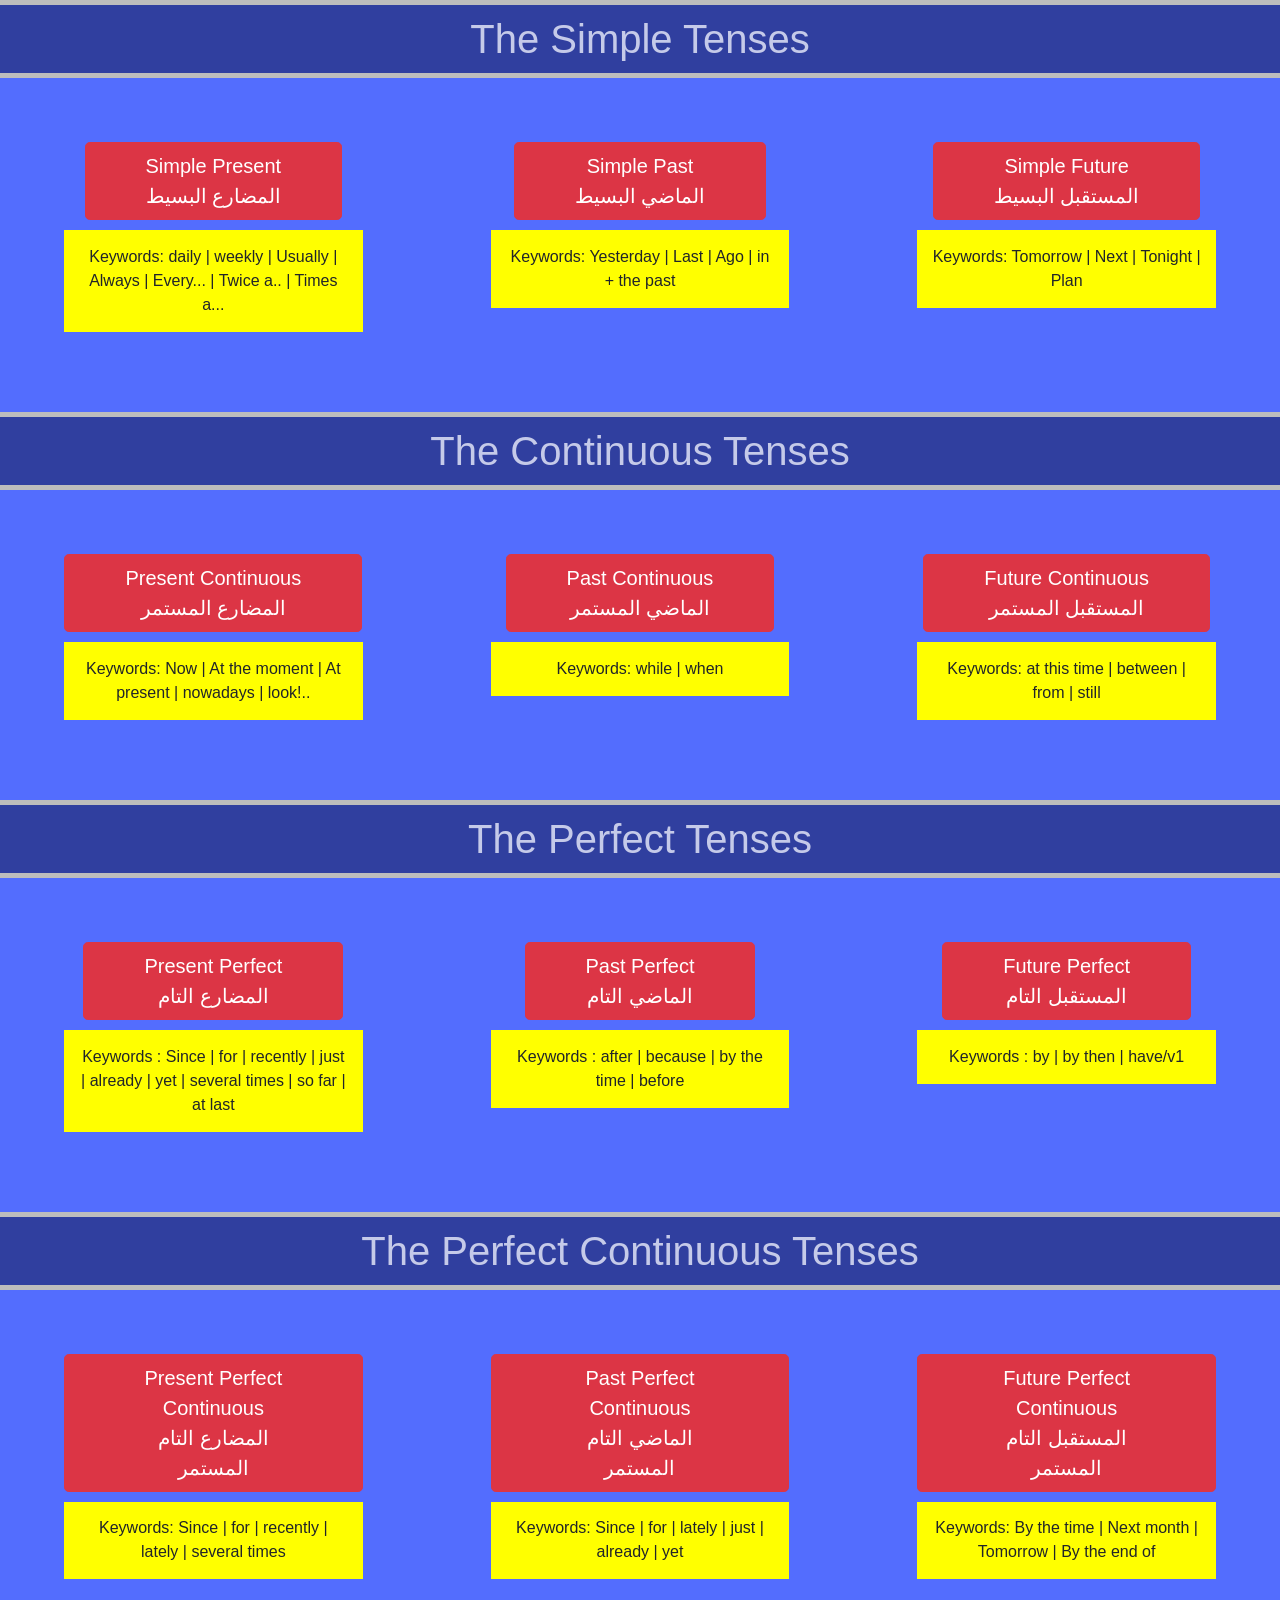
<file: index.html>
<!DOCTYPE html>
<html lang="en">

<head>
    <meta charset="utf-8" />
    <meta name="viewport" content="width=device-width, initial-scale=1">

    <title>English Tenses</title>

    <!--   bootstrap -->
    <link rel="stylesheet" href="https://cdn.jsdelivr.net/npm/bootstrap@4.6.0/dist/css/bootstrap.min.css" integrity="sha384-B0vP5xmATw1+K9KRQjQERJvTumQW0nPEzvF6L/Z6nronJ3oUOFUFpCjEUQouq2+l" crossorigin="anonymous" />

    <link rel="stylesheet" type="text/css" href="css/styles.css" />



    <!--  JS & JQ -->
    <script src="https://code.jquery.com/jquery-3.5.1.slim.min.js" integrity="sha384-DfXdz2htPH0lsSSs5nCTpuj/zy4C+OGpamoFVy38MVBnE+IbbVYUew+OrCXaRkfj" crossorigin="anonymous"></script>
    <script src="https://cdn.jsdelivr.net/npm/bootstrap@4.6.0/dist/js/bootstrap.bundle.min.js" integrity="sha384-Piv4xVNRyMGpqkS2by6br4gNJ7DXjqk09RmUpJ8jgGtD7zP9yug3goQfGII0yAns" crossorigin="anonymous"></script>
</head>

<body>
    <hr>
    <!-- First Row -->
    <h1 class="h1-style">The Simple Tenses</h1>
    <hr>
    <div class="container-fluid">
        <div class="row">
            <div class="mods col-lg-4" style="background-color: #536DFE;">
                <a class="btn btn-danger btn-lg" href="TheSimpleTenses/simple-present.html" role="button">Simple Present <br> المضارع البسيط</a>
                <p>Keywords: daily | weekly | Usually | Always | Every... | Twice a.. | Times a... </p>
            </div>

            <div class="mods col-lg-4" style="background-color: #536DFE;">
                <a class="btn btn-danger btn-lg" href="TheSimpleTenses/simple-past.html" role="button">Simple Past <br> الماضي البسيط</a>
                <p>Keywords: Yesterday | Last | Ago | in + the past </p>
            </div>

            <div class="mods col-lg-4" style="background-color: #536DFE;">
                <a class="btn btn-danger btn-lg" href="TheSimpleTenses/simple-future.html" role="button">Simple Future <br> المستقبل البسيط</a>
                <p>Keywords: Tomorrow | Next | Tonight | Plan </p>
            </div>
        </div>


    </div>
    <hr>

    <!-- second Row -->
    <h1 class="h1-style">The Continuous Tenses</h1>
    <hr>
    <div class="container-fluid">
        <div class="row ">
            <div class="mods col-lg-4" style="background-color: #536DFE;">
                <a class="btn btn-danger btn-lg" href="TheContinuousTenses/present-continuous.html" role="button">Present Continuous <br> المضارع المستمر</a>
                <p>Keywords: Now | At the moment | At present | nowadays | look!..</p>
            </div>

            <div class="mods col-lg-4" style="background-color: #536DFE;">
                <a class="btn btn-danger btn-lg" href="TheContinuousTenses/past-continuous.html" role="button">Past Continuous <br> الماضي المستمر</a>
                <p>Keywords: while | when</p>
            </div>

            <div class="mods col-lg-4" style="background-color: #536DFE;">
                <a class="btn btn-danger btn-lg" href="TheContinuousTenses/future-continuous.html" role="button">Future Continuous <br> المستقبل المستمر</a>
                <p>Keywords: at this time | between | from | still</p>
            </div>
        </div>
    </div>
    <hr>

    <!-- therd Row -->
    <h1 class="h1-style">The Perfect Tenses</h1>
    <hr>
    <div class="container-fluid">
        <div class="row ">
            <div class="mods col-lg-4" style="background-color: #536DFE;">
                <a class="btn btn-danger btn-lg" href="ThePerfectTenses/present-perfect.html" role="button">Present Perfect <br> المضارع التام</a>
                <p>Keywords : Since | for | recently | just | already | yet | several times | so far | at last</p>
            </div>

            <div class="mods col-lg-4" style="background-color: #536DFE;">
                <a class="btn btn-danger btn-lg" href="ThePerfectTenses/past-perfect.html" button ">Past Perfect <br> الماضي التام</a>
                <p>Keywords : after | because | by the time | before </p>

            </div>

            <div class="mods col-lg-4 " style="background-color: #536DFE; ">
                <a class="btn btn-danger btn-lg " href="ThePerfectTenses/future-perfect.html " role="button ">Future Perfect <br> المستقبل التام</a>
                <p>Keywords : by | by then | have/v1 </p>

            </div>
        </div>
    </div>
    <hr>

    <!-- fourth Row -->
    <h1 class="h1-style ">The Perfect Continuous Tenses</h1>
    <hr>

    <div class="container-fluid ">

        <div class="row ">
            <div class="mods col-lg-4 " style="background-color: #536DFE; ">
                <a class="btn btn-danger btn-lg " href="ThePerfectContinuousTenses/present-perfect-continuous.html " role="button ">Present Perfect Continuous <br> المضارع التام المستمر</a>
                <p>Keywords: Since | for | recently | lately | several times</p>
            </div>

            <div class="mods col-lg-4 " style="background-color: #536DFE; ">
                <a class="btn btn-danger btn-lg " href="ThePerfectContinuousTenses/past-perfect-continuous.html " role="button ">Past Perfect Continuous <br> الماضي التام المستمر</a>
                <p>Keywords: Since | for | lately | just | already | yet</p>
            </div>

            <div class="mods col-lg-4 " style="background-color: #536DFE; ">
                <a class="btn btn-danger btn-lg " href="ThePerfectContinuousTenses/future-perfect-continuous.html " role="button ">Future Perfect Continuous <br> المستقبل التام المستمر</a>
                <p>Keywords: By the time | Next month | Tomorrow | By the end of </p>
            </div>
        </div>
    </div>

</body>

</html>
</file>
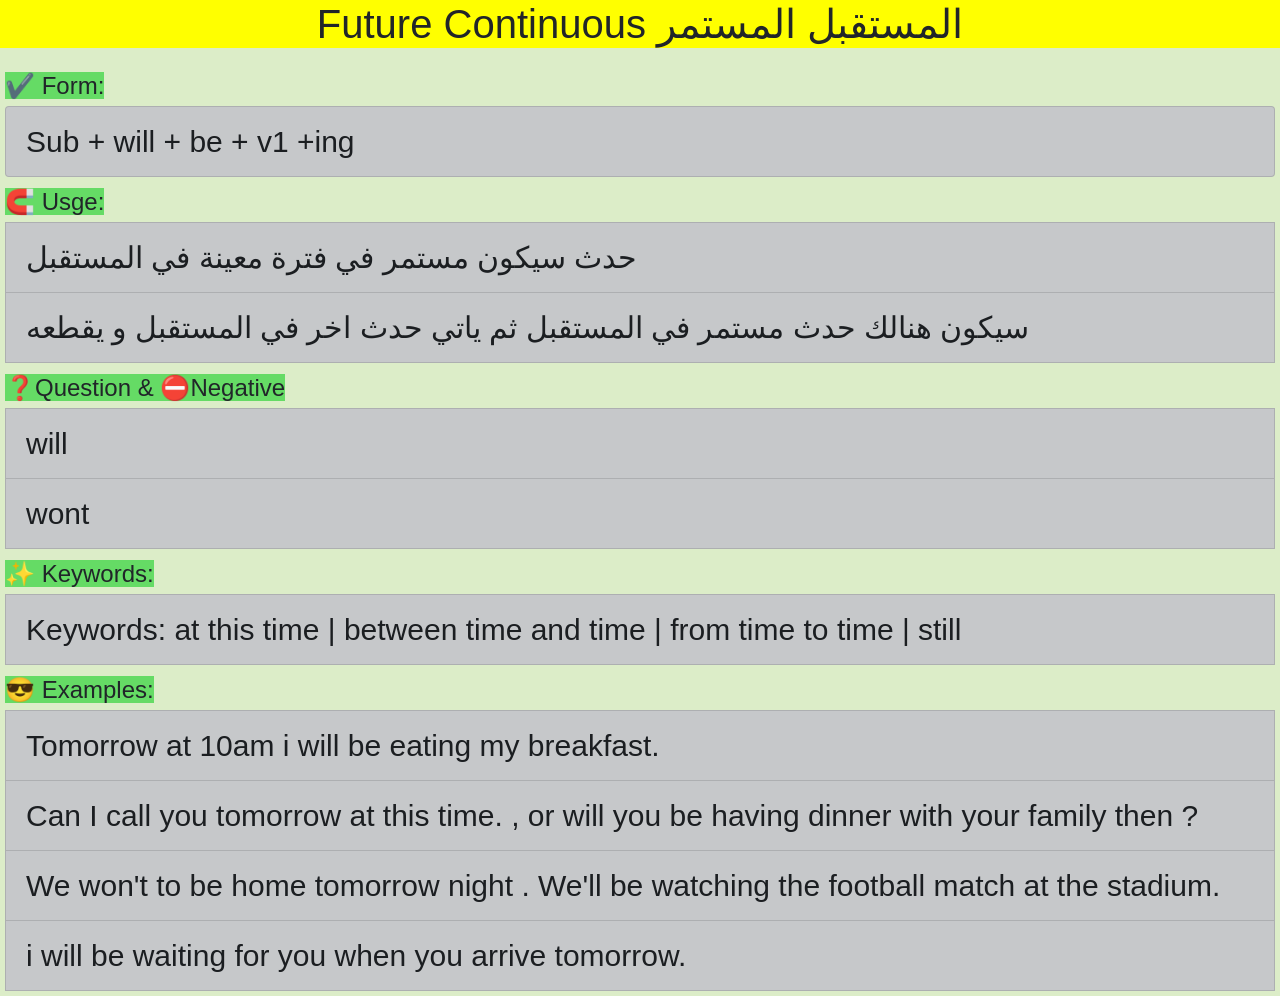
<file: TheContinuousTenses/future-continuous.html>
<!DOCTYPE html>
<html>

<head>
    <meta charset="UTF-8">
    <meta name="viewport" content="width=device-width, initial-scale=1">

    <title>Future Continuous المستقبل المستمر</title>

    <!--   bootstrap -->
    <link rel="stylesheet" href="https://cdn.jsdelivr.net/npm/bootstrap@4.6.0/dist/css/bootstrap.min.css" integrity="sha384-B0vP5xmATw1+K9KRQjQERJvTumQW0nPEzvF6L/Z6nronJ3oUOFUFpCjEUQouq2+l" crossorigin="anonymous" />
    <link rel="stylesheet" href="tenses-styles.css" />



    <!--  JS & JQ -->
    <script src="https://code.jquery.com/jquery-3.5.1.slim.min.js" integrity="sha384-DfXdz2htPH0lsSSs5nCTpuj/zy4C+OGpamoFVy38MVBnE+IbbVYUew+OrCXaRkfj" crossorigin="anonymous"></script>
    <script src="https://cdn.jsdelivr.net/npm/bootstrap@4.6.0/dist/js/bootstrap.bundle.min.js" integrity="sha384-Piv4xVNRyMGpqkS2by6br4gNJ7DXjqk09RmUpJ8jgGtD7zP9yug3goQfGII0yAns" crossorigin="anonymous"></script>

</head>

<body>
    <h1>Future Continuous المستقبل المستمر</h1>
    <div>
        <h4> ✔️ Form:</h4>
        <ul class="list-group">
            <li class="list-group-item list-group-item-dark">
                Sub + will + be + v1 +ing
            </li>
        </ul>

        <h4>🧲 Usge:</h4>
        <li class="list-group-item list-group-item-dark">
            حدث سيكون مستمر في فترة معينة في المستقبل
        </li>
        <li class="list-group-item list-group-item-dark">
            سيكون هنالك حدث مستمر في المستقبل ثم ياتي حدث اخر في المستقبل و يقطعه
        </li>
        <h4>❓Question & ⛔Negative </h4>
        <li class="list-group-item list-group-item-dark">
            will
        </li>
        <li class="list-group-item list-group-item-dark">
            wont
        </li>

        <h4>✨ Keywords:</h4>
        <li class="list-group-item list-group-item-dark">
            Keywords: at this time | between time and time | from time to time | still
        </li>

        <h4>😎 Examples:</h4>
        <li class="list-group-item list-group-item-dark">
            Tomorrow at 10am i will be eating my breakfast.
        </li>
        <li class="list-group-item list-group-item-dark">
            Can I call you tomorrow at this time. , or will you be having dinner with your family then ?
        </li>
        <li class="list-group-item list-group-item-dark">
            We won't to be home tomorrow night . We'll be watching the football match at the stadium.
        </li>
        <li class="list-group-item list-group-item-dark">
            i will be waiting for you when you arrive tomorrow.
        </li>
    </div>





</body>

</html>
</file>
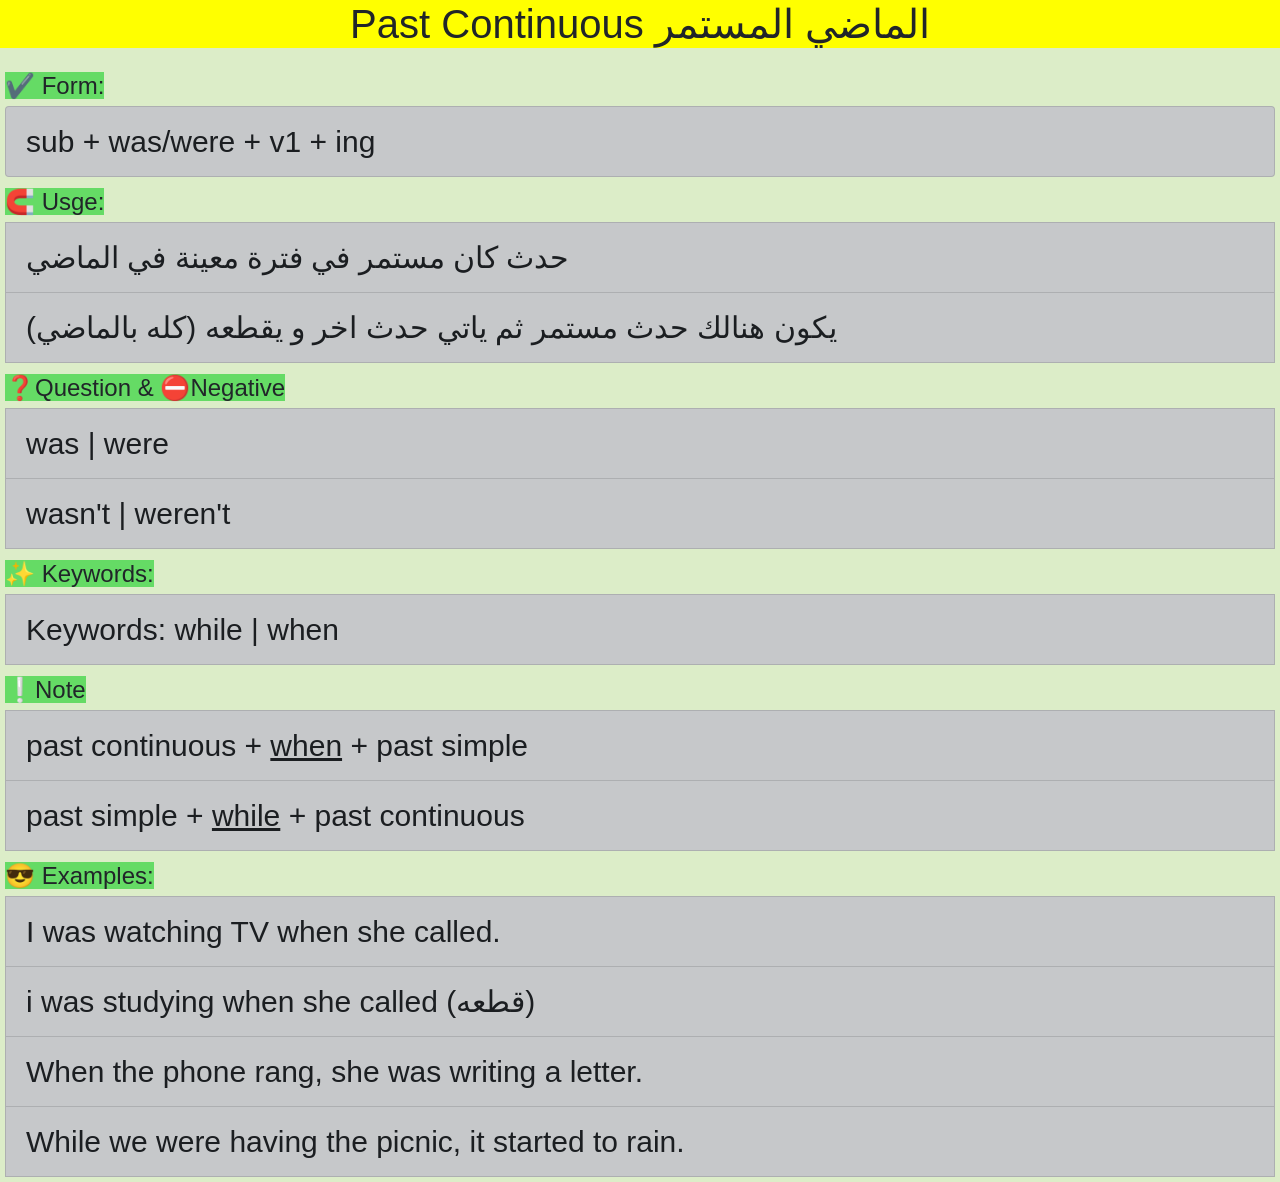
<file: TheContinuousTenses/past-continuous.html>
<!DOCTYPE html>
<html>

<head>
    <meta charset="UTF-8">
    <meta name="viewport" content="width=device-width, initial-scale=1">

    <title>Past Continuous الماضي المستمر</title>

    <!--   bootstrap -->
    <link rel="stylesheet" href="https://cdn.jsdelivr.net/npm/bootstrap@4.6.0/dist/css/bootstrap.min.css" integrity="sha384-B0vP5xmATw1+K9KRQjQERJvTumQW0nPEzvF6L/Z6nronJ3oUOFUFpCjEUQouq2+l" crossorigin="anonymous" />
    <link rel="stylesheet" href="tenses-styles.css" />



    <!--  JS & JQ -->
    <script src="https://code.jquery.com/jquery-3.5.1.slim.min.js" integrity="sha384-DfXdz2htPH0lsSSs5nCTpuj/zy4C+OGpamoFVy38MVBnE+IbbVYUew+OrCXaRkfj" crossorigin="anonymous"></script>
    <script src="https://cdn.jsdelivr.net/npm/bootstrap@4.6.0/dist/js/bootstrap.bundle.min.js" integrity="sha384-Piv4xVNRyMGpqkS2by6br4gNJ7DXjqk09RmUpJ8jgGtD7zP9yug3goQfGII0yAns" crossorigin="anonymous"></script>

</head>

<body>
    <h1>Past Continuous الماضي المستمر </h1>
    <div>
        <h4> ✔️ Form:</h4>
        <ul class="list-group">
            <li class="list-group-item list-group-item-dark">
                sub + was/were + v1 + ing
            </li>
        </ul>

        <h4>🧲 Usge:</h4>
        <li class="list-group-item list-group-item-dark">
            حدث كان مستمر في فترة معينة في الماضي
        </li>
        <li class="list-group-item list-group-item-dark">
            يكون هنالك حدث مستمر ثم ياتي حدث اخر و يقطعه (كله بالماضي)
        </li>


        <h4>❓Question & ⛔Negative </h4>
        <li class="list-group-item list-group-item-dark">
            was | were
        </li>
        <li class="list-group-item list-group-item-dark">
            wasn't | weren't
        </li>

        <h4>✨ Keywords:</h4>
        <li class="list-group-item list-group-item-dark">
            Keywords: while | when
        </li>

        <h4>❕Note</h4>

        <li class="list-group-item list-group-item-dark">
            past continuous + <span style=" text-decoration: underline;">when</span> + past simple
        </li>
        <li class="list-group-item list-group-item-dark">
            past simple + <span style=" text-decoration: underline;">while</span> + past continuous
        </li>


        <h4>😎 Examples:</h4>
        <li class="list-group-item list-group-item-dark">
            I was watching TV when she called.
        </li>
        <li class="list-group-item list-group-item-dark">
            i was studying when she called (قطعه)
        </li>
        <li class="list-group-item list-group-item-dark">
            When the phone rang, she was writing a letter.
        </li>
        <li class="list-group-item list-group-item-dark">
            While we were having the picnic, it started to rain.
        </li>
    </div>





</body>

</html>
</file>
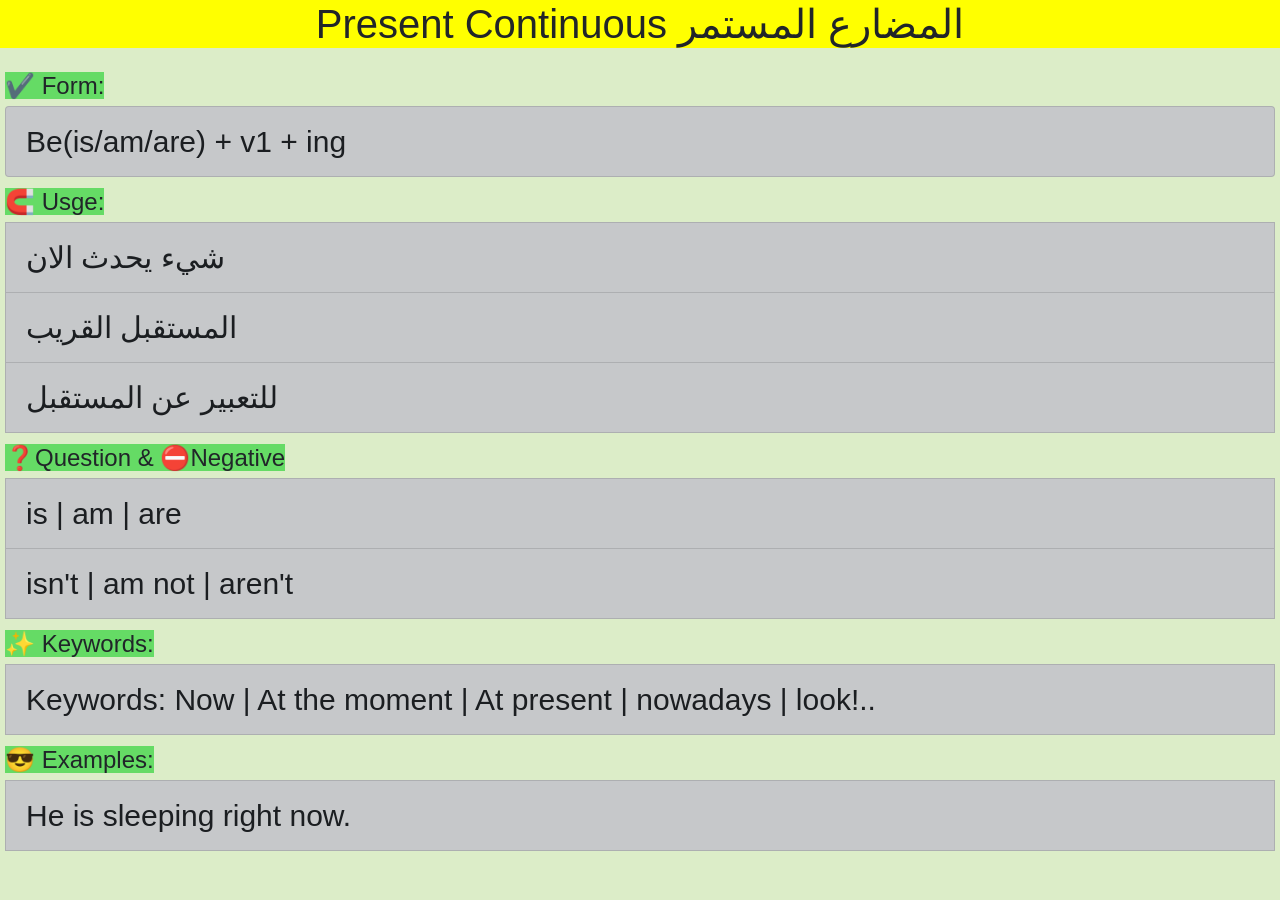
<file: TheContinuousTenses/present-continuous.html>
<!DOCTYPE html>
<html>

<head>
    <meta charset="UTF-8">
    <meta name="viewport" content="width=device-width, initial-scale=1">

    <title>Present Continuous المضارع المستمر</title>

    <!--   bootstrap -->
    <link rel="stylesheet" href="https://cdn.jsdelivr.net/npm/bootstrap@4.6.0/dist/css/bootstrap.min.css" integrity="sha384-B0vP5xmATw1+K9KRQjQERJvTumQW0nPEzvF6L/Z6nronJ3oUOFUFpCjEUQouq2+l" crossorigin="anonymous" />
    <link rel="stylesheet" href="tenses-styles.css" />



    <!--  JS & JQ -->
    <script src="https://code.jquery.com/jquery-3.5.1.slim.min.js" integrity="sha384-DfXdz2htPH0lsSSs5nCTpuj/zy4C+OGpamoFVy38MVBnE+IbbVYUew+OrCXaRkfj" crossorigin="anonymous"></script>
    <script src="https://cdn.jsdelivr.net/npm/bootstrap@4.6.0/dist/js/bootstrap.bundle.min.js" integrity="sha384-Piv4xVNRyMGpqkS2by6br4gNJ7DXjqk09RmUpJ8jgGtD7zP9yug3goQfGII0yAns" crossorigin="anonymous"></script>

</head>

<body>
    <h1>Present Continuous المضارع المستمر </h1>
    <div>
        <h4> ✔️ Form:</h4>
        <ul class="list-group">
            <li class="list-group-item list-group-item-dark">
                Be(is/am/are) + v1 + ing
            </li>
        </ul>

        <h4>🧲 Usge:</h4>
        <li class="list-group-item list-group-item-dark">
            شيء يحدث الان
        </li>
        <li class="list-group-item list-group-item-dark">
            المستقبل القريب
        </li>
        <li class="list-group-item list-group-item-dark">
            للتعبير عن المستقبل
        </li>


        <h4>❓Question & ⛔Negative </h4>
        <li class="list-group-item list-group-item-dark">
            is | am | are
        </li>
        <li class="list-group-item list-group-item-dark">
            isn't | am not | aren't
        </li>

        <h4>✨ Keywords:</h4>
        <li class="list-group-item list-group-item-dark">
            Keywords: Now | At the moment | At present | nowadays | look!..
        </li>

        <h4>😎 Examples:</h4>
        <li class="list-group-item list-group-item-dark">
            He is sleeping right now.
        </li>
    </div>





</body>

</html>
</file>
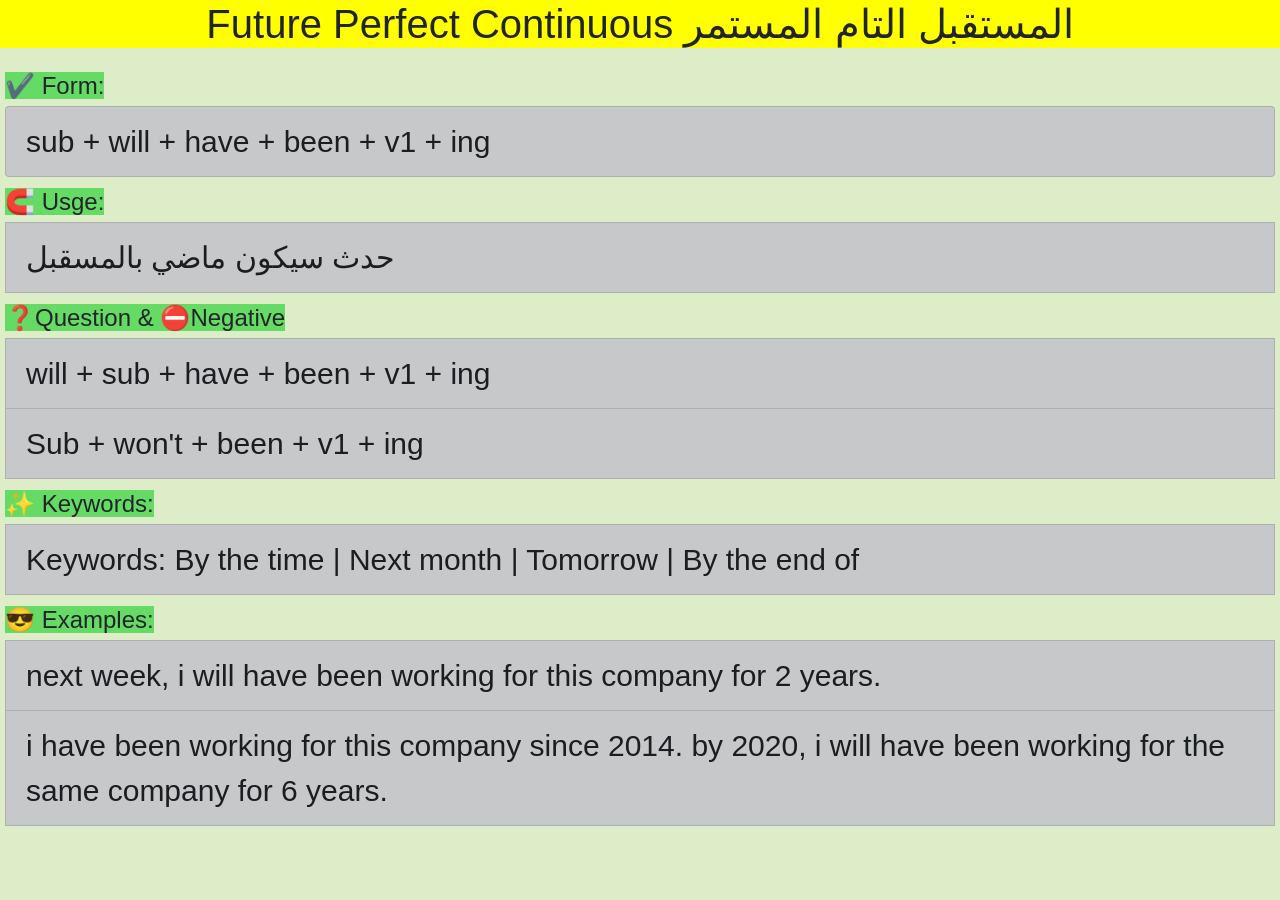
<file: ThePerfectContinuousTenses/future-perfect-continuous.html>
<!DOCTYPE html>
<html>

<head>
    <meta charset="UTF-8">
    <meta name="viewport" content="width=device-width, initial-scale=1">

    <title>Future Perfect Continuous المستقبل التام المستمر</title>

    <!--   bootstrap -->
    <link rel="stylesheet" href="https://cdn.jsdelivr.net/npm/bootstrap@4.6.0/dist/css/bootstrap.min.css" integrity="sha384-B0vP5xmATw1+K9KRQjQERJvTumQW0nPEzvF6L/Z6nronJ3oUOFUFpCjEUQouq2+l" crossorigin="anonymous" />
    <link rel="stylesheet" href="tenses-styles.css" />

    <!--  JS & JQ -->
    <script src="https://code.jquery.com/jquery-3.5.1.slim.min.js" integrity="sha384-DfXdz2htPH0lsSSs5nCTpuj/zy4C+OGpamoFVy38MVBnE+IbbVYUew+OrCXaRkfj" crossorigin="anonymous"></script>
    <script src="https://cdn.jsdelivr.net/npm/bootstrap@4.6.0/dist/js/bootstrap.bundle.min.js" integrity="sha384-Piv4xVNRyMGpqkS2by6br4gNJ7DXjqk09RmUpJ8jgGtD7zP9yug3goQfGII0yAns" crossorigin="anonymous"></script>

</head>

<body>
    <h1>Future Perfect Continuous المستقبل التام المستمر</h1>
    <div>
        <h4> ✔️ Form:</h4>
        <ul class="list-group">
            <li class="list-group-item list-group-item-dark">
                sub + will + have + been + v1 + ing
            </li>
        </ul>

        <h4>🧲 Usge:</h4>
        <li class="list-group-item list-group-item-dark">
            حدث سيكون ماضي بالمسقبل
        </li>


        <h4>❓Question & ⛔Negative </h4>
        <li class="list-group-item list-group-item-dark">
            will + sub + have + been + v1 + ing
        </li>
        <li class="list-group-item list-group-item-dark">
            Sub + won't + been + v1 + ing
        </li>

        <h4>✨ Keywords:</h4>
        <li class="list-group-item list-group-item-dark">
            Keywords: By the time | Next month | Tomorrow | By the end of
        </li>


        <h4>😎 Examples:</h4>
        <li class="list-group-item list-group-item-dark">
            next week, i will have been working for this company for 2 years.
        </li>
        <li class="list-group-item list-group-item-dark">
            i have been working for this company since 2014. by 2020, i will have been working for the same company for 6 years.
        </li>
    </div>





</body>

</html>
</file>
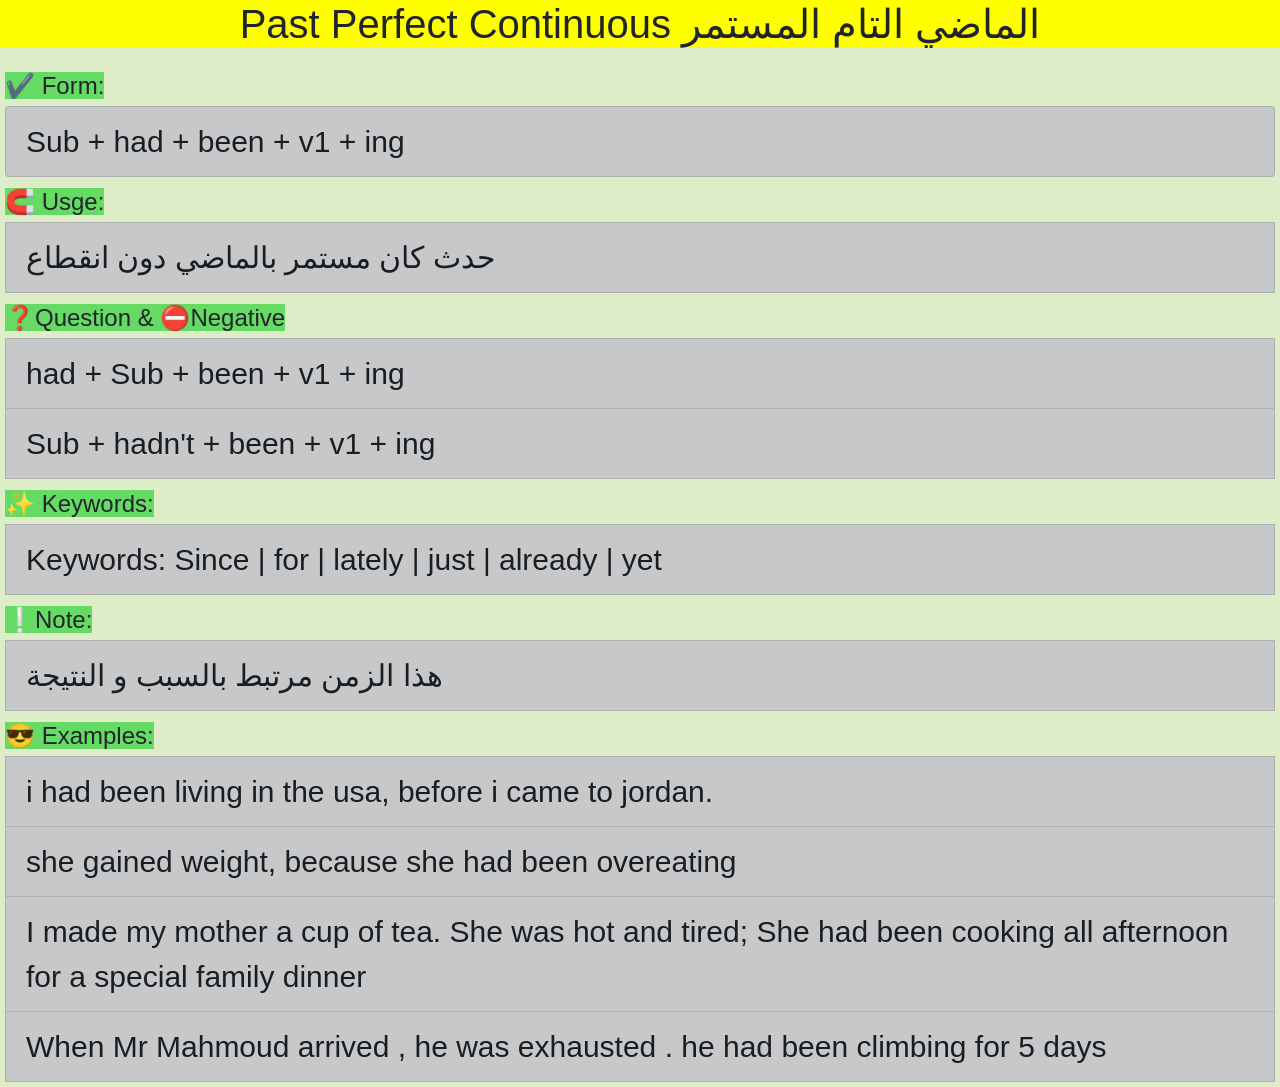
<file: ThePerfectContinuousTenses/past-perfect-continuous.html>
<!DOCTYPE html>
<html>

<head>
    <meta charset="UTF-8">
    <meta name="viewport" content="width=device-width, initial-scale=1">

    <title>Past Perfect Continuous الماضي التام المستمر</title>

    <!--   bootstrap -->
    <link rel="stylesheet" href="https://cdn.jsdelivr.net/npm/bootstrap@4.6.0/dist/css/bootstrap.min.css" integrity="sha384-B0vP5xmATw1+K9KRQjQERJvTumQW0nPEzvF6L/Z6nronJ3oUOFUFpCjEUQouq2+l" crossorigin="anonymous" />
    <link rel="stylesheet" href="tenses-styles.css" />


    <!--  JS & JQ -->
    <script src="https://code.jquery.com/jquery-3.5.1.slim.min.js" integrity="sha384-DfXdz2htPH0lsSSs5nCTpuj/zy4C+OGpamoFVy38MVBnE+IbbVYUew+OrCXaRkfj" crossorigin="anonymous"></script>
    <script src="https://cdn.jsdelivr.net/npm/bootstrap@4.6.0/dist/js/bootstrap.bundle.min.js" integrity="sha384-Piv4xVNRyMGpqkS2by6br4gNJ7DXjqk09RmUpJ8jgGtD7zP9yug3goQfGII0yAns" crossorigin="anonymous"></script>

</head>

<body>
    <h1>Past Perfect Continuous الماضي التام المستمر</h1>
    <div>
        <h4> ✔️ Form:</h4>
        <ul class="list-group">
            <li class="list-group-item list-group-item-dark">
                Sub + had + been + v1 + ing
            </li>
        </ul>

        <h4>🧲 Usge:</h4>
        <li class="list-group-item list-group-item-dark">
            حدث كان مستمر بالماضي دون انقطاع
        </li>


        <h4>❓Question & ⛔Negative </h4>
        <li class="list-group-item list-group-item-dark">
            had + Sub + been + v1 + ing
        </li>
        <li class="list-group-item list-group-item-dark">
            Sub + hadn't + been + v1 + ing
        </li>

        <h4>✨ Keywords:</h4>
        <li class="list-group-item list-group-item-dark">
            Keywords: Since | for | lately | just | already | yet
        </li>

        <h4>❕Note:</h4>
        <li class="list-group-item list-group-item-dark">
            هذا الزمن مرتبط بالسبب و النتيجة
        </li>


        <h4>😎 Examples:</h4>
        <li class="list-group-item list-group-item-dark">
            i had been living in the usa, before i came to jordan.
        </li>
        <li class="list-group-item list-group-item-dark">
            she gained weight, because she had been overeating
        </li>
        <li class="list-group-item list-group-item-dark">
            I made my mother a cup of tea. She was hot and tired; She had been cooking all afternoon for a special family dinner
        </li>
        <li class="list-group-item list-group-item-dark">
            When Mr Mahmoud arrived , he was exhausted . he had been climbing for 5 days
        </li>
    </div>





</body>

</html>
</file>
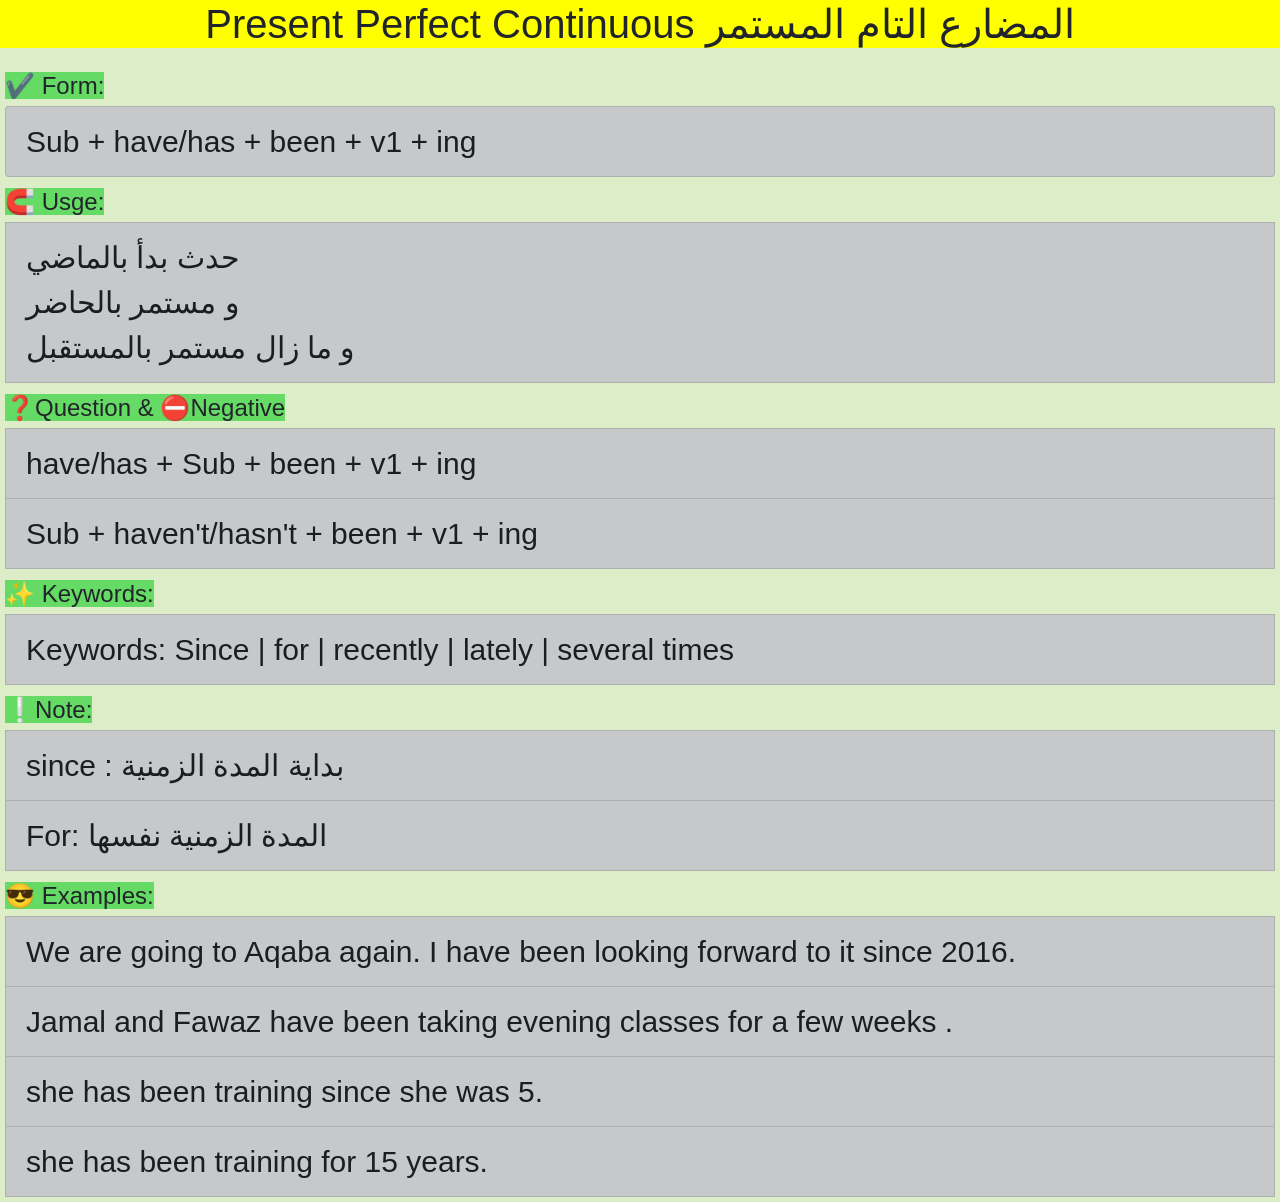
<file: ThePerfectContinuousTenses/present-perfect-continuous.html>
<!DOCTYPE html>
<html>

<head>
    <meta charset="UTF-8">
    <meta name="viewport" content="width=device-width, initial-scale=1">

    <title>Present Perfect Continuous المضارع التام المستمر</title>

    <!--   bootstrap -->
    <link rel="stylesheet" href="https://cdn.jsdelivr.net/npm/bootstrap@4.6.0/dist/css/bootstrap.min.css" integrity="sha384-B0vP5xmATw1+K9KRQjQERJvTumQW0nPEzvF6L/Z6nronJ3oUOFUFpCjEUQouq2+l" crossorigin="anonymous" />
    <link rel="stylesheet" href="tenses-styles.css" />


    <!--  JS & JQ -->
    <script src="https://code.jquery.com/jquery-3.5.1.slim.min.js" integrity="sha384-DfXdz2htPH0lsSSs5nCTpuj/zy4C+OGpamoFVy38MVBnE+IbbVYUew+OrCXaRkfj" crossorigin="anonymous"></script>
    <script src="https://cdn.jsdelivr.net/npm/bootstrap@4.6.0/dist/js/bootstrap.bundle.min.js" integrity="sha384-Piv4xVNRyMGpqkS2by6br4gNJ7DXjqk09RmUpJ8jgGtD7zP9yug3goQfGII0yAns" crossorigin="anonymous"></script>

</head>

<body>
    <h1>Present Perfect Continuous المضارع التام المستمر</h1>
    <div>
        <h4> ✔️ Form:</h4>
        <ul class="list-group">
            <li class="list-group-item list-group-item-dark">
                Sub + have/has + been + v1 + ing
            </li>
        </ul>

        <h4>🧲 Usge:</h4>
        <li class="list-group-item list-group-item-dark">
            حدث بدأ بالماضي <br> و مستمر بالحاضر <br> و ما زال مستمر بالمستقبل <br>
        </li>


        <h4>❓Question & ⛔Negative </h4>
        <li class="list-group-item list-group-item-dark">
            have/has + Sub + been + v1 + ing
        </li>
        <li class="list-group-item list-group-item-dark">
            Sub + haven't/hasn't + been + v1 + ing
        </li>

        <h4>✨ Keywords:</h4>
        <li class="list-group-item list-group-item-dark">
            Keywords: Since | for | recently | lately | several times
        </li>

        <h4>❕Note:</h4>
        <li class="list-group-item list-group-item-dark">
            since : بداية المدة الزمنية
        </li>
        <li class="list-group-item list-group-item-dark">
            For: المدة الزمنية نفسها
        </li>



        <h4>😎 Examples:</h4>
        <li class="list-group-item list-group-item-dark">
            We are going to Aqaba again. I have been looking forward to it since 2016.
        </li>
        <li class="list-group-item list-group-item-dark">
            Jamal and Fawaz have been taking evening classes for a few weeks .
        </li>
        <li class="list-group-item list-group-item-dark">
            she has been training since she was 5.
        </li>
        <li class="list-group-item list-group-item-dark">
            she has been training for 15 years.
        </li>
    </div>





</body>

</html>
</file>
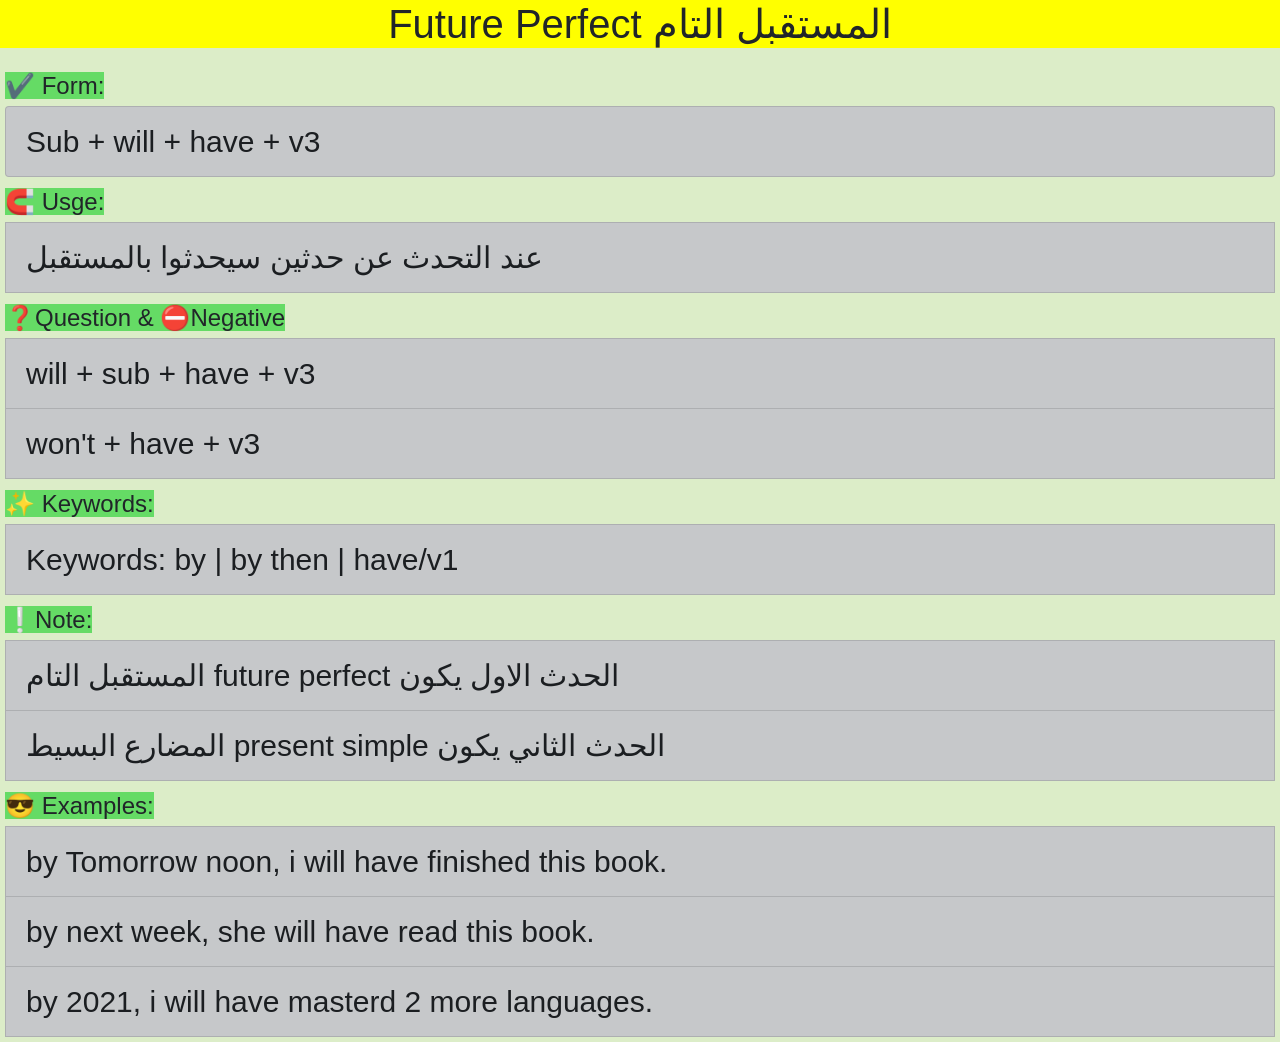
<file: ThePerfectTenses/future-perfect.html>
<!DOCTYPE html>
<html>

<head>
    <meta charset="UTF-8">
    <meta name="viewport" content="width=device-width, initial-scale=1">

    <title>Future Perfect المستقبل التام</title>

    <!--   bootstrap -->
    <link rel="stylesheet" href="https://cdn.jsdelivr.net/npm/bootstrap@4.6.0/dist/css/bootstrap.min.css" integrity="sha384-B0vP5xmATw1+K9KRQjQERJvTumQW0nPEzvF6L/Z6nronJ3oUOFUFpCjEUQouq2+l" crossorigin="anonymous" />
    <link rel="stylesheet" href="tenses-styles.css" />


    <!--  JS & JQ -->
    <script src="https://code.jquery.com/jquery-3.5.1.slim.min.js" integrity="sha384-DfXdz2htPH0lsSSs5nCTpuj/zy4C+OGpamoFVy38MVBnE+IbbVYUew+OrCXaRkfj" crossorigin="anonymous"></script>
    <script src="https://cdn.jsdelivr.net/npm/bootstrap@4.6.0/dist/js/bootstrap.bundle.min.js" integrity="sha384-Piv4xVNRyMGpqkS2by6br4gNJ7DXjqk09RmUpJ8jgGtD7zP9yug3goQfGII0yAns" crossorigin="anonymous"></script>

</head>

<body>
    <h1>Future Perfect المستقبل التام</h1>
    <div>
        <h4> ✔️ Form:</h4>
        <ul class="list-group">
            <li class="list-group-item list-group-item-dark">
                Sub + will + have + v3
            </li>
        </ul>

        <h4>🧲 Usge:</h4>
        <li class="list-group-item list-group-item-dark">
            عند التحدث عن حدثين سيحدثوا بالمستقبل
        </li>


        <h4>❓Question & ⛔Negative </h4>
        <li class="list-group-item list-group-item-dark">
            will + sub + have + v3
        </li>
        <li class="list-group-item list-group-item-dark">
            won't + have + v3
        </li>

        <h4>✨ Keywords:</h4>
        <li class="list-group-item list-group-item-dark">
            Keywords: by | by then | have/v1
        </li>

        <h4>❕Note:</h4>
        <li class="list-group-item list-group-item-dark">
            المستقبل التام future perfect الحدث الاول يكون
        </li>
        <li class="list-group-item list-group-item-dark">
            المضارع البسيط present simple الحدث الثاني يكون
        </li>



        <h4>😎 Examples:</h4>
        <li class="list-group-item list-group-item-dark">
            by Tomorrow noon, i will have finished this book.
        </li>
        <li class="list-group-item list-group-item-dark">
            by next week, she will have read this book.
        </li>
        <li class="list-group-item list-group-item-dark">
            by 2021, i will have masterd 2 more languages.
        </li>
    </div>





</body>

</html>
</file>
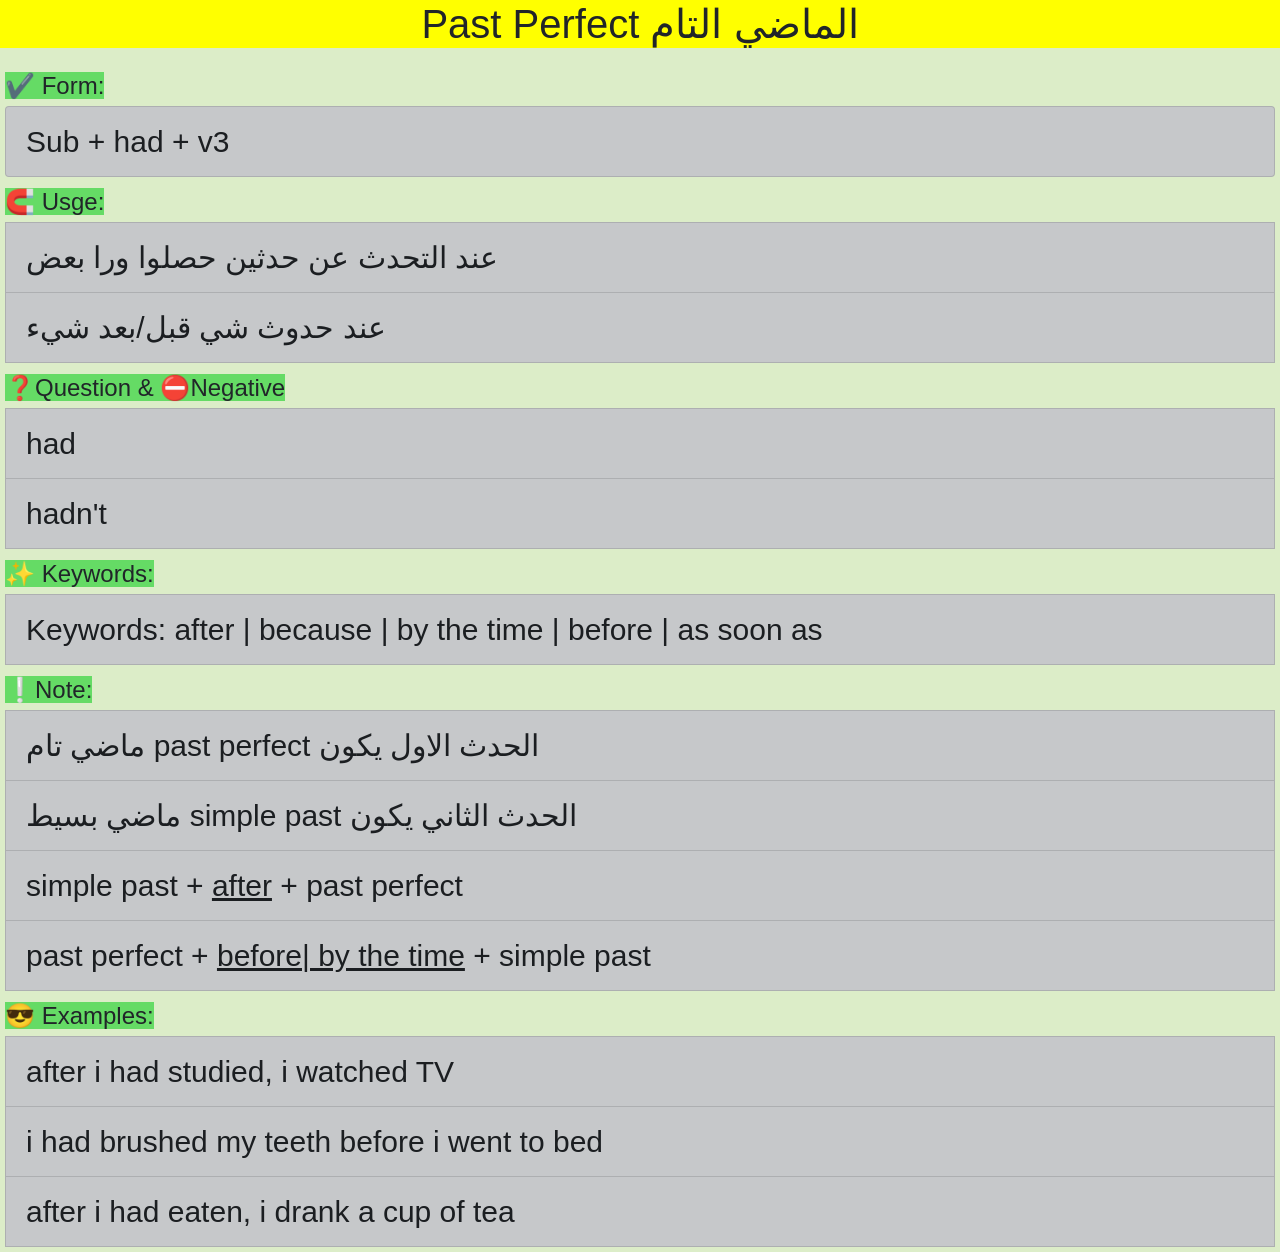
<file: ThePerfectTenses/past-perfect.html>
<!DOCTYPE html>
<html>

<head>
    <meta charset="UTF-8">
    <meta name="viewport" content="width=device-width, initial-scale=1">

    <title>Past Perfect الماضي التام</title>

    <!--   bootstrap -->
    <link rel="stylesheet" href="https://cdn.jsdelivr.net/npm/bootstrap@4.6.0/dist/css/bootstrap.min.css" integrity="sha384-B0vP5xmATw1+K9KRQjQERJvTumQW0nPEzvF6L/Z6nronJ3oUOFUFpCjEUQouq2+l" crossorigin="anonymous" />
    <link rel="stylesheet" href="tenses-styles.css" />


    <!--  JS & JQ -->
    <script src="https://code.jquery.com/jquery-3.5.1.slim.min.js" integrity="sha384-DfXdz2htPH0lsSSs5nCTpuj/zy4C+OGpamoFVy38MVBnE+IbbVYUew+OrCXaRkfj" crossorigin="anonymous"></script>
    <script src="https://cdn.jsdelivr.net/npm/bootstrap@4.6.0/dist/js/bootstrap.bundle.min.js" integrity="sha384-Piv4xVNRyMGpqkS2by6br4gNJ7DXjqk09RmUpJ8jgGtD7zP9yug3goQfGII0yAns" crossorigin="anonymous"></script>

</head>

<body>
    <h1>Past Perfect الماضي التام</h1>
    <div>
        <h4> ✔️ Form:</h4>
        <ul class="list-group">
            <li class="list-group-item list-group-item-dark">
                Sub + had + v3
            </li>
        </ul>

        <h4>🧲 Usge:</h4>
        <li class="list-group-item list-group-item-dark">
            عند التحدث عن حدثين حصلوا ورا بعض
        </li>
        <li class="list-group-item list-group-item-dark">
            عند حدوث شي قبل/بعد شيء
        </li>


        <h4>❓Question & ⛔Negative </h4>
        <li class="list-group-item list-group-item-dark">
            had
        </li>
        <li class="list-group-item list-group-item-dark">
            hadn't
        </li>

        <h4>✨ Keywords:</h4>
        <li class="list-group-item list-group-item-dark">
            Keywords: after | because | by the time | before | as soon as
        </li>

        <h4>❕Note:</h4>
        <li class="list-group-item list-group-item-dark">
            ماضي تام past perfect الحدث الاول يكون
        </li>
        <li class="list-group-item list-group-item-dark">
            ماضي بسيط simple past الحدث الثاني يكون
        </li>

        <li class="list-group-item list-group-item-dark">
            simple past + <span style=" text-decoration: underline;">after</span> + past perfect
        </li>
        <li class="list-group-item list-group-item-dark">
            past perfect + <span style=" text-decoration: underline;">before| by the time</span> + simple past
        </li>

        <h4>😎 Examples:</h4>
        <li class="list-group-item list-group-item-dark">
            after i had studied, i watched TV
        </li>
        <li class="list-group-item list-group-item-dark">
            i had brushed my teeth before i went to bed
        </li>
        <li class="list-group-item list-group-item-dark">
            after i had eaten, i drank a cup of tea
        </li>
    </div>





</body>

</html>
</file>
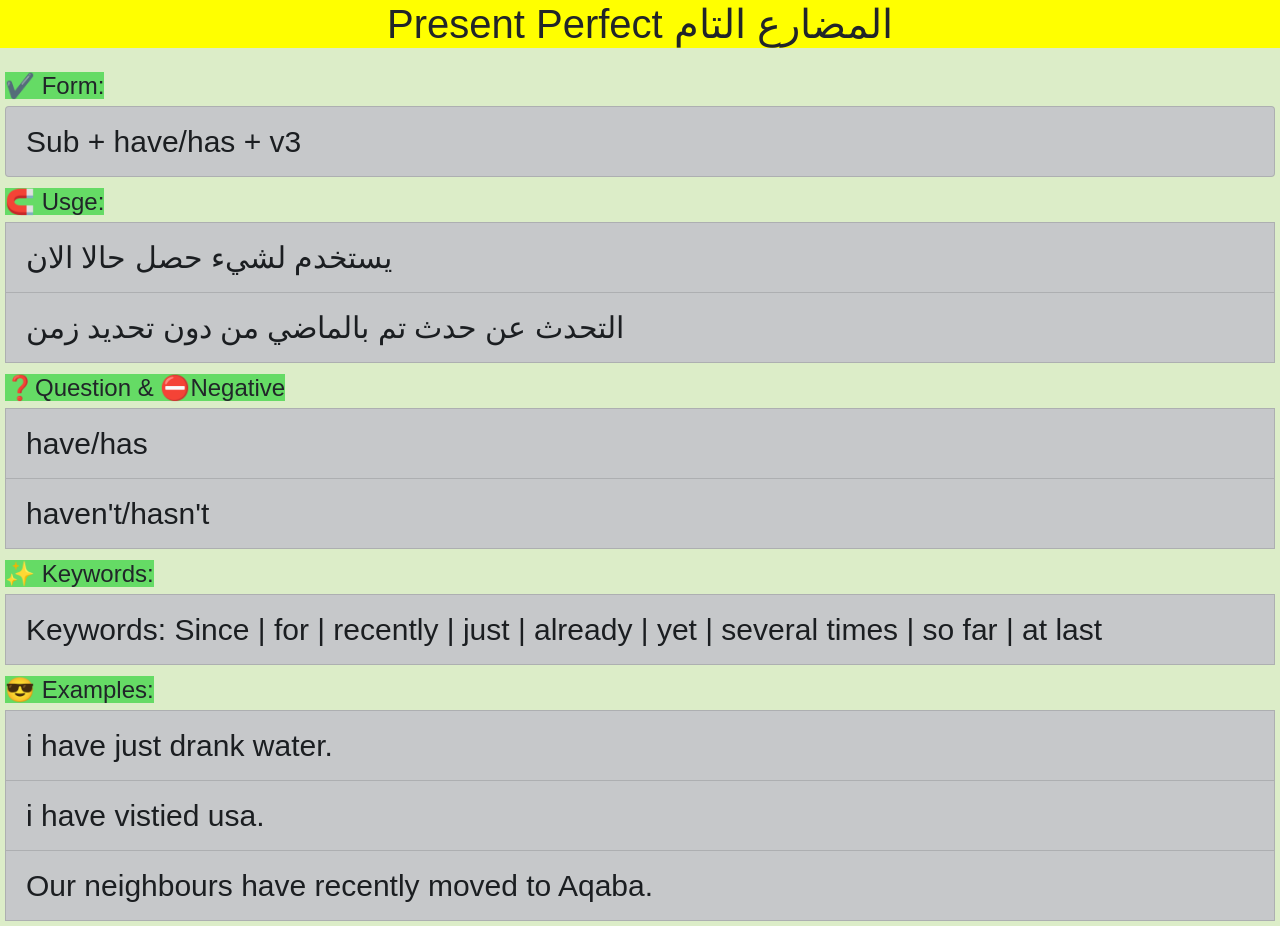
<file: ThePerfectTenses/present-perfect.html>
<!DOCTYPE html>
<html>

<head>
    <meta charset="UTF-8">
    <meta name="viewport" content="width=device-width, initial-scale=1">

    <title>Present Perfect المضارع التام</title>

    <!--   bootstrap -->
    <link rel="stylesheet" href="https://cdn.jsdelivr.net/npm/bootstrap@4.6.0/dist/css/bootstrap.min.css" integrity="sha384-B0vP5xmATw1+K9KRQjQERJvTumQW0nPEzvF6L/Z6nronJ3oUOFUFpCjEUQouq2+l" crossorigin="anonymous" />
    <link rel="stylesheet" href="tenses-styles.css" />


    <!--  JS & JQ -->
    <script src="https://code.jquery.com/jquery-3.5.1.slim.min.js" integrity="sha384-DfXdz2htPH0lsSSs5nCTpuj/zy4C+OGpamoFVy38MVBnE+IbbVYUew+OrCXaRkfj" crossorigin="anonymous"></script>
    <script src="https://cdn.jsdelivr.net/npm/bootstrap@4.6.0/dist/js/bootstrap.bundle.min.js" integrity="sha384-Piv4xVNRyMGpqkS2by6br4gNJ7DXjqk09RmUpJ8jgGtD7zP9yug3goQfGII0yAns" crossorigin="anonymous"></script>

</head>

<body>
    <h1>Present Perfect المضارع التام</h1>
    <div>
        <h4> ✔️ Form:</h4>
        <ul class="list-group">
            <li class="list-group-item list-group-item-dark">
                Sub + have/has + v3
            </li>
        </ul>

        <h4>🧲 Usge:</h4>
        <li class="list-group-item list-group-item-dark">
            يستخدم لشيء حصل حالا الان
        </li>
        <li class="list-group-item list-group-item-dark">
            التحدث عن حدث تم بالماضي من دون تحديد زمن
        </li>


        <h4>❓Question & ⛔Negative </h4>
        <li class="list-group-item list-group-item-dark">
            have/has
        </li>
        <li class="list-group-item list-group-item-dark">
            haven't/hasn't
        </li>

        <h4>✨ Keywords:</h4>
        <li class="list-group-item list-group-item-dark">
            Keywords: Since | for | recently | just | already | yet | several times | so far | at last
        </li>

        <h4>😎 Examples:</h4>
        <li class="list-group-item list-group-item-dark">
            i have just drank water.
        </li>
        <li class="list-group-item list-group-item-dark">
            i have vistied usa.
        </li>
        <li class="list-group-item list-group-item-dark">
            Our neighbours have recently moved to Aqaba.
        </li>
    </div>





</body>

</html>
</file>
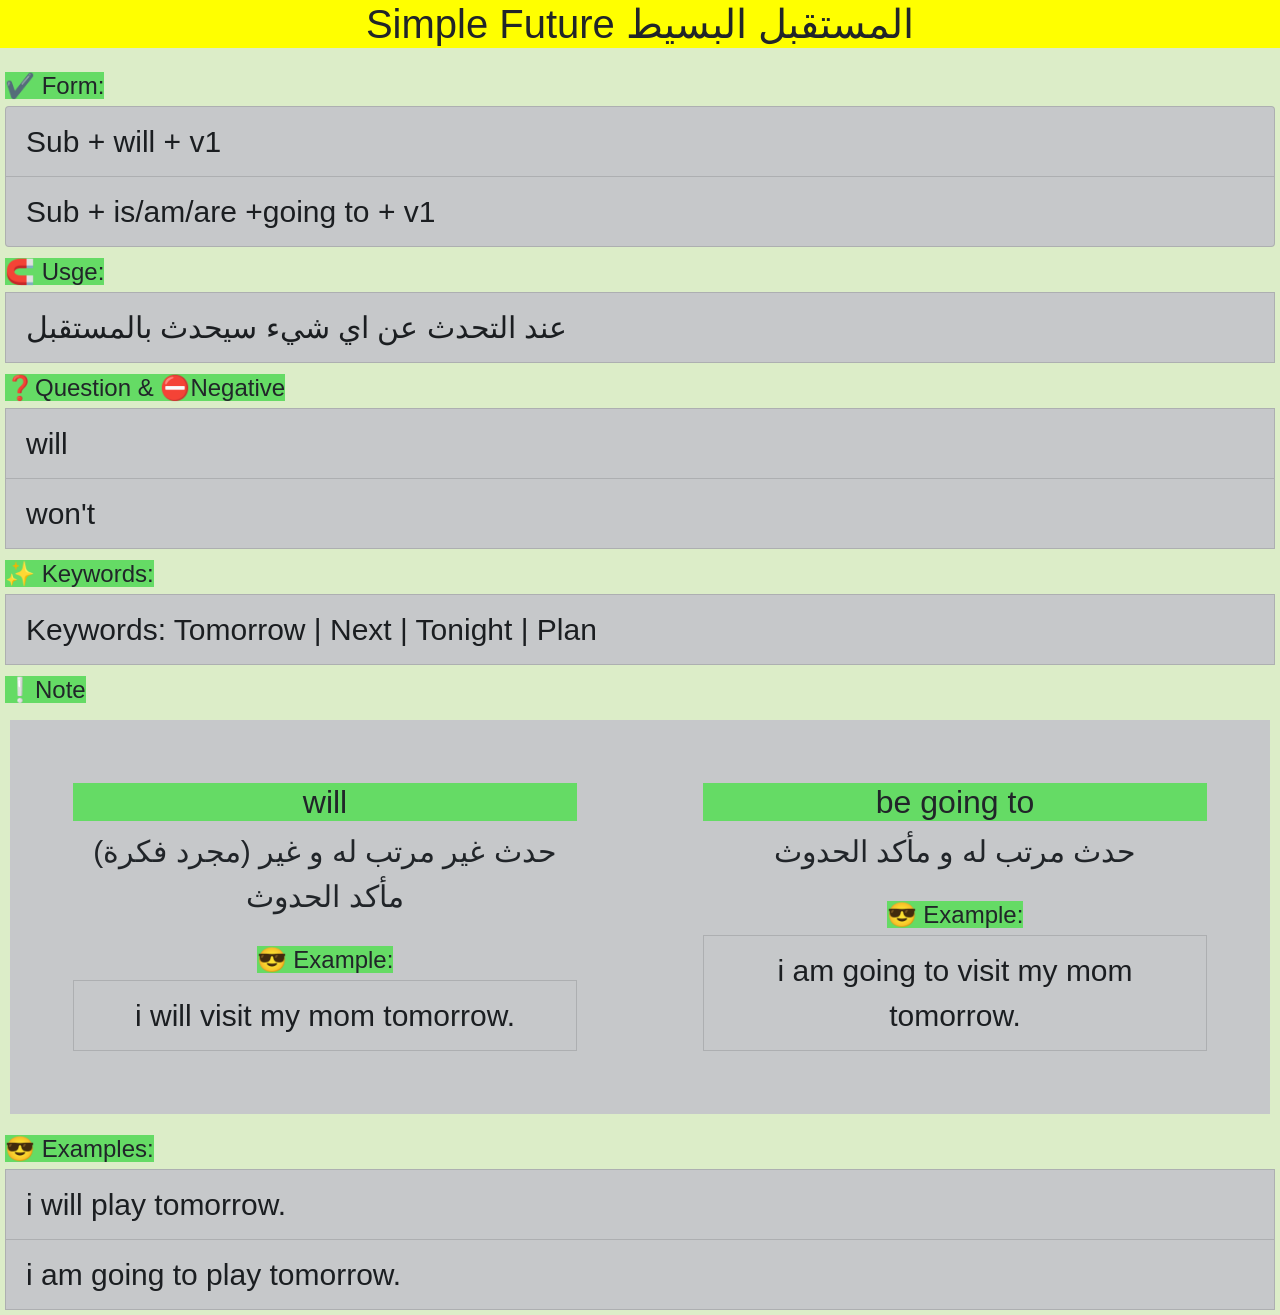
<file: TheSimpleTenses/simple-future.html>
<!DOCTYPE html>
<html>

<head>
    <meta charset="UTF-8">
    <meta name="viewport" content="width=device-width, initial-scale=1">

    <title>Simple Future المستقبل البسيط </title>

    <!--   bootstrap -->
    <link rel="stylesheet" href="https://cdn.jsdelivr.net/npm/bootstrap@4.6.0/dist/css/bootstrap.min.css" integrity="sha384-B0vP5xmATw1+K9KRQjQERJvTumQW0nPEzvF6L/Z6nronJ3oUOFUFpCjEUQouq2+l" crossorigin="anonymous" />
    <link rel="stylesheet" href="tenses-styles.css" />


    <!--  JS & JQ -->
    <script src="https://code.jquery.com/jquery-3.5.1.slim.min.js" integrity="sha384-DfXdz2htPH0lsSSs5nCTpuj/zy4C+OGpamoFVy38MVBnE+IbbVYUew+OrCXaRkfj" crossorigin="anonymous"></script>
    <script src="https://cdn.jsdelivr.net/npm/bootstrap@4.6.0/dist/js/bootstrap.bundle.min.js" integrity="sha384-Piv4xVNRyMGpqkS2by6br4gNJ7DXjqk09RmUpJ8jgGtD7zP9yug3goQfGII0yAns" crossorigin="anonymous"></script>

</head>

<body>
    <h1>Simple Future المستقبل البسيط </h1>
    <div>
        <h4> ✔️ Form:</h4>
        <ul class="list-group">
            <li class="list-group-item list-group-item-dark">
                Sub + will + v1
            </li>
            <li class="list-group-item list-group-item-dark">
                Sub + is/am/are +going to + v1
            </li>
        </ul>

        <h4>🧲 Usge:</h4>
        <li class="list-group-item list-group-item-dark">
            عند التحدث عن اي شيء سيحدث بالمستقبل
        </li>




        <h4>❓Question & ⛔Negative </h4>
        <li class="list-group-item list-group-item-dark">
            will
        </li>
        <li class="list-group-item list-group-item-dark">
            won't
        </li>

        <h4>✨ Keywords:</h4>
        <li class="list-group-item list-group-item-dark">
            Keywords: Tomorrow | Next | Tonight | Plan
        </li>

        <h4>❕Note</h4>

        <div class="container-fluid">
            <div class="row ">
                <div class="mods col-lg-6" style="background-color: #c6c8ca;">
                    <h2 style="background-color: rgb(101, 219, 101);">will</h2>
                    <p>(مجرد فكرة) حدث غير مرتب له و غير مأكد الحدوث</p>
                    <h4>😎 Example:</h4>
                    <li class="list-group-item list-group-item-dark">
                        i will visit my mom tomorrow.
                    </li>
                </div>

                <div class="mods col-lg-6" style="background-color: #c6c8ca;">
                    <h2 style="background-color: rgb(101, 219, 101);">be going to</h2>
                    <p>حدث مرتب له و مأكد الحدوث</p>
                    <h4>😎 Example:</h4>
                    <li class="list-group-item list-group-item-dark">
                        i am going to visit my mom tomorrow.
                    </li>
                </div>
            </div>
        </div>




        <h4>😎 Examples:</h4>
        <li class="list-group-item list-group-item-dark">
            i will play tomorrow.
        </li>
        <li class="list-group-item list-group-item-dark">
            i am going to play tomorrow.
        </li>



    </div>





</body>

</html>
</file>
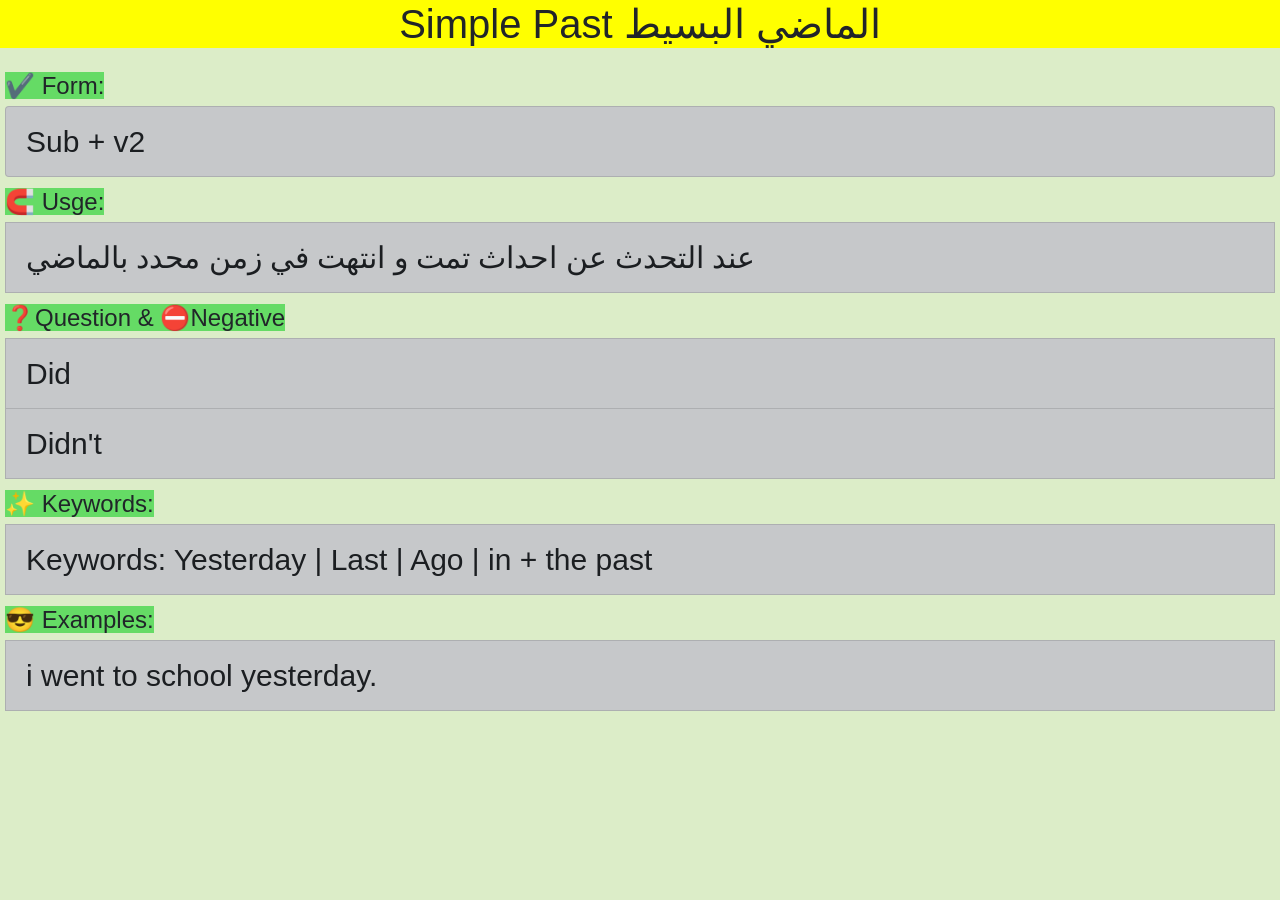
<file: TheSimpleTenses/simple-past.html>
<!DOCTYPE html>
<html>

<head>
    <meta charset="UTF-8">
    <meta name="viewport" content="width=device-width, initial-scale=1">

    <title>Simple Past الماضي البسيط </title>

    <!--   bootstrap -->
    <link rel="stylesheet" href="https://cdn.jsdelivr.net/npm/bootstrap@4.6.0/dist/css/bootstrap.min.css" integrity="sha384-B0vP5xmATw1+K9KRQjQERJvTumQW0nPEzvF6L/Z6nronJ3oUOFUFpCjEUQouq2+l" crossorigin="anonymous" />
    <link rel="stylesheet" href="tenses-styles.css" />



    <!--  JS & JQ -->
    <script src="https://code.jquery.com/jquery-3.5.1.slim.min.js" integrity="sha384-DfXdz2htPH0lsSSs5nCTpuj/zy4C+OGpamoFVy38MVBnE+IbbVYUew+OrCXaRkfj" crossorigin="anonymous"></script>
    <script src="https://cdn.jsdelivr.net/npm/bootstrap@4.6.0/dist/js/bootstrap.bundle.min.js" integrity="sha384-Piv4xVNRyMGpqkS2by6br4gNJ7DXjqk09RmUpJ8jgGtD7zP9yug3goQfGII0yAns" crossorigin="anonymous"></script>

</head>

<body>
    <h1>Simple Past الماضي البسيط </h1>
    <div>
        <h4> ✔️ Form:</h4>
        <ul class="list-group">
            <li class="list-group-item list-group-item-dark">
                Sub + v2
            </li>
        </ul>

        <h4>🧲 Usge:</h4>
        <li class="list-group-item list-group-item-dark">
            عند التحدث عن احداث تمت و انتهت في زمن محدد بالماضي
        </li>


        <h4>❓Question & ⛔Negative </h4>
        <li class="list-group-item list-group-item-dark">
            Did
        </li>
        <li class="list-group-item list-group-item-dark">
            Didn't
        </li>

        <h4>✨ Keywords:</h4>
        <li class="list-group-item list-group-item-dark">
            Keywords: Yesterday | Last | Ago | in + the past
        </li>

        <h4>😎 Examples:</h4>
        <li class="list-group-item list-group-item-dark">
            i went to school yesterday.
        </li>



    </div>





</body>

</html>
</file>
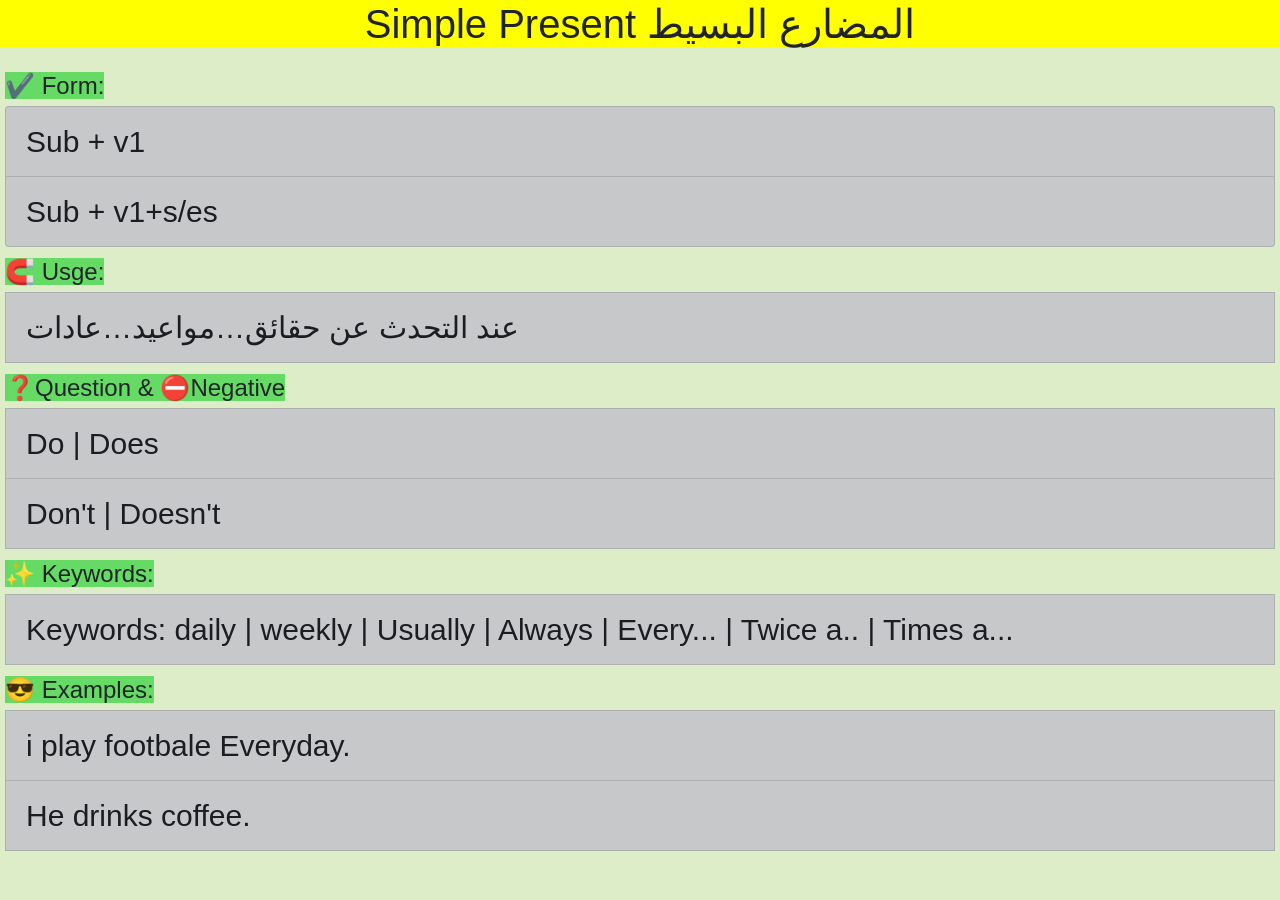
<file: TheSimpleTenses/simple-present.html>
<!DOCTYPE html>
<html>

<head>
    <meta charset="UTF-8">
    <meta name="viewport" content="width=device-width, initial-scale=1">

    <title>Simple Present المضارع البسيط </title>

    <!--   bootstrap -->
    <link rel="stylesheet" href="https://cdn.jsdelivr.net/npm/bootstrap@4.6.0/dist/css/bootstrap.min.css" integrity="sha384-B0vP5xmATw1+K9KRQjQERJvTumQW0nPEzvF6L/Z6nronJ3oUOFUFpCjEUQouq2+l" crossorigin="anonymous" />
    <link rel="stylesheet" href="tenses-styles.css" />



    <!--  JS & JQ -->
    <script src="https://code.jquery.com/jquery-3.5.1.slim.min.js" integrity="sha384-DfXdz2htPH0lsSSs5nCTpuj/zy4C+OGpamoFVy38MVBnE+IbbVYUew+OrCXaRkfj" crossorigin="anonymous"></script>
    <script src="https://cdn.jsdelivr.net/npm/bootstrap@4.6.0/dist/js/bootstrap.bundle.min.js" integrity="sha384-Piv4xVNRyMGpqkS2by6br4gNJ7DXjqk09RmUpJ8jgGtD7zP9yug3goQfGII0yAns" crossorigin="anonymous"></script>

</head>

<body>
    <h1>Simple Present المضارع البسيط </h1>
    <div>
        <h4> ✔️ Form:</h4>
        <ul class="list-group">
            <li class="list-group-item list-group-item-dark">
                Sub + v1
            </li>
            <li class="list-group-item list-group-item-dark">
                Sub + v1+s/es
            </li>
        </ul>

        <h4>🧲 Usge:</h4>
        <li class="list-group-item list-group-item-dark">
            عند التحدث عن حقائق…مواعيد…عادات
        </li>


        <h4>❓Question & ⛔Negative </h4>
        <li class="list-group-item list-group-item-dark">
            Do | Does
        </li>
        <li class="list-group-item list-group-item-dark">
            Don't | Doesn't
        </li>

        <h4>✨ Keywords:</h4>
        <li class="list-group-item list-group-item-dark">
            Keywords: daily | weekly | Usually | Always | Every... | Twice a.. | Times a...
        </li>

        <h4>😎 Examples:</h4>
        <li class="list-group-item list-group-item-dark">
            i play footbale Everyday.
        </li>
        <li class="list-group-item list-group-item-dark">
            He drinks coffee.
        </li>
    </div>





</body>

</html>
</file>
<file: css/styles.css>
.mods {
    text-align: center;
    padding: 5%;
    line-height: 1.5;
}

.h1-style {
    text-align: center;
    background-color: #303F9F;
    margin: 0;
    padding: 10px 0px;
    color: #C5CAE9;
}

hr {
    border-style: none;
    border-top-style: solid;
    border-color: #BDBDBD;
    border-width: 5px;
    margin: 0px;
}

p {
    margin-top: 10px;
    background-color: yellow;
    padding: 5%;
    line-height: 1.5;
}

.btn-lg {
    padding-right: 60px;
    padding-left: 60px;
}
</file>
<file: TheContinuousTenses/tenses-styles.css>
body {
    background-color: #DCEDC8;
}

h1 {
    text-align: center;
    background-color: yellow;
}

div {
    font-size: 30px;
    padding: 5px;
}

h4 {
    display: inline;
    background-color: rgb(101, 219, 101);
}

.mods {
    text-align: center;
    padding: 5%;
    line-height: 1.5;
}
</file>
<file: ThePerfectContinuousTenses/tenses-styles.css>
body {
    background-color: #DCEDC8;
}

h1 {
    text-align: center;
    background-color: yellow;
}

div {
    font-size: 30px;
    padding: 5px;
}

h4 {
    display: inline;
    background-color: rgb(101, 219, 101);
}

.mods {
    text-align: center;
    padding: 5%;
    line-height: 1.5;
}
</file>
<file: ThePerfectTenses/tenses-styles.css>
body {
    background-color: #DCEDC8;
}

h1 {
    text-align: center;
    background-color: yellow;
}

div {
    font-size: 30px;
    padding: 5px;
}

h4 {
    display: inline;
    background-color: rgb(101, 219, 101);
}

.mods {
    text-align: center;
    padding: 5%;
    line-height: 1.5;
}
</file>
<file: TheSimpleTenses/tenses-styles.css>
body {
    background-color: #DCEDC8;
}

h1 {
    text-align: center;
    background-color: yellow;
}

div {
    font-size: 30px;
    padding: 5px;
}

h4 {
    display: inline;
    background-color: rgb(101, 219, 101);
}

.mods {
    text-align: center;
    padding: 5%;
    line-height: 1.5;
}
</file>
